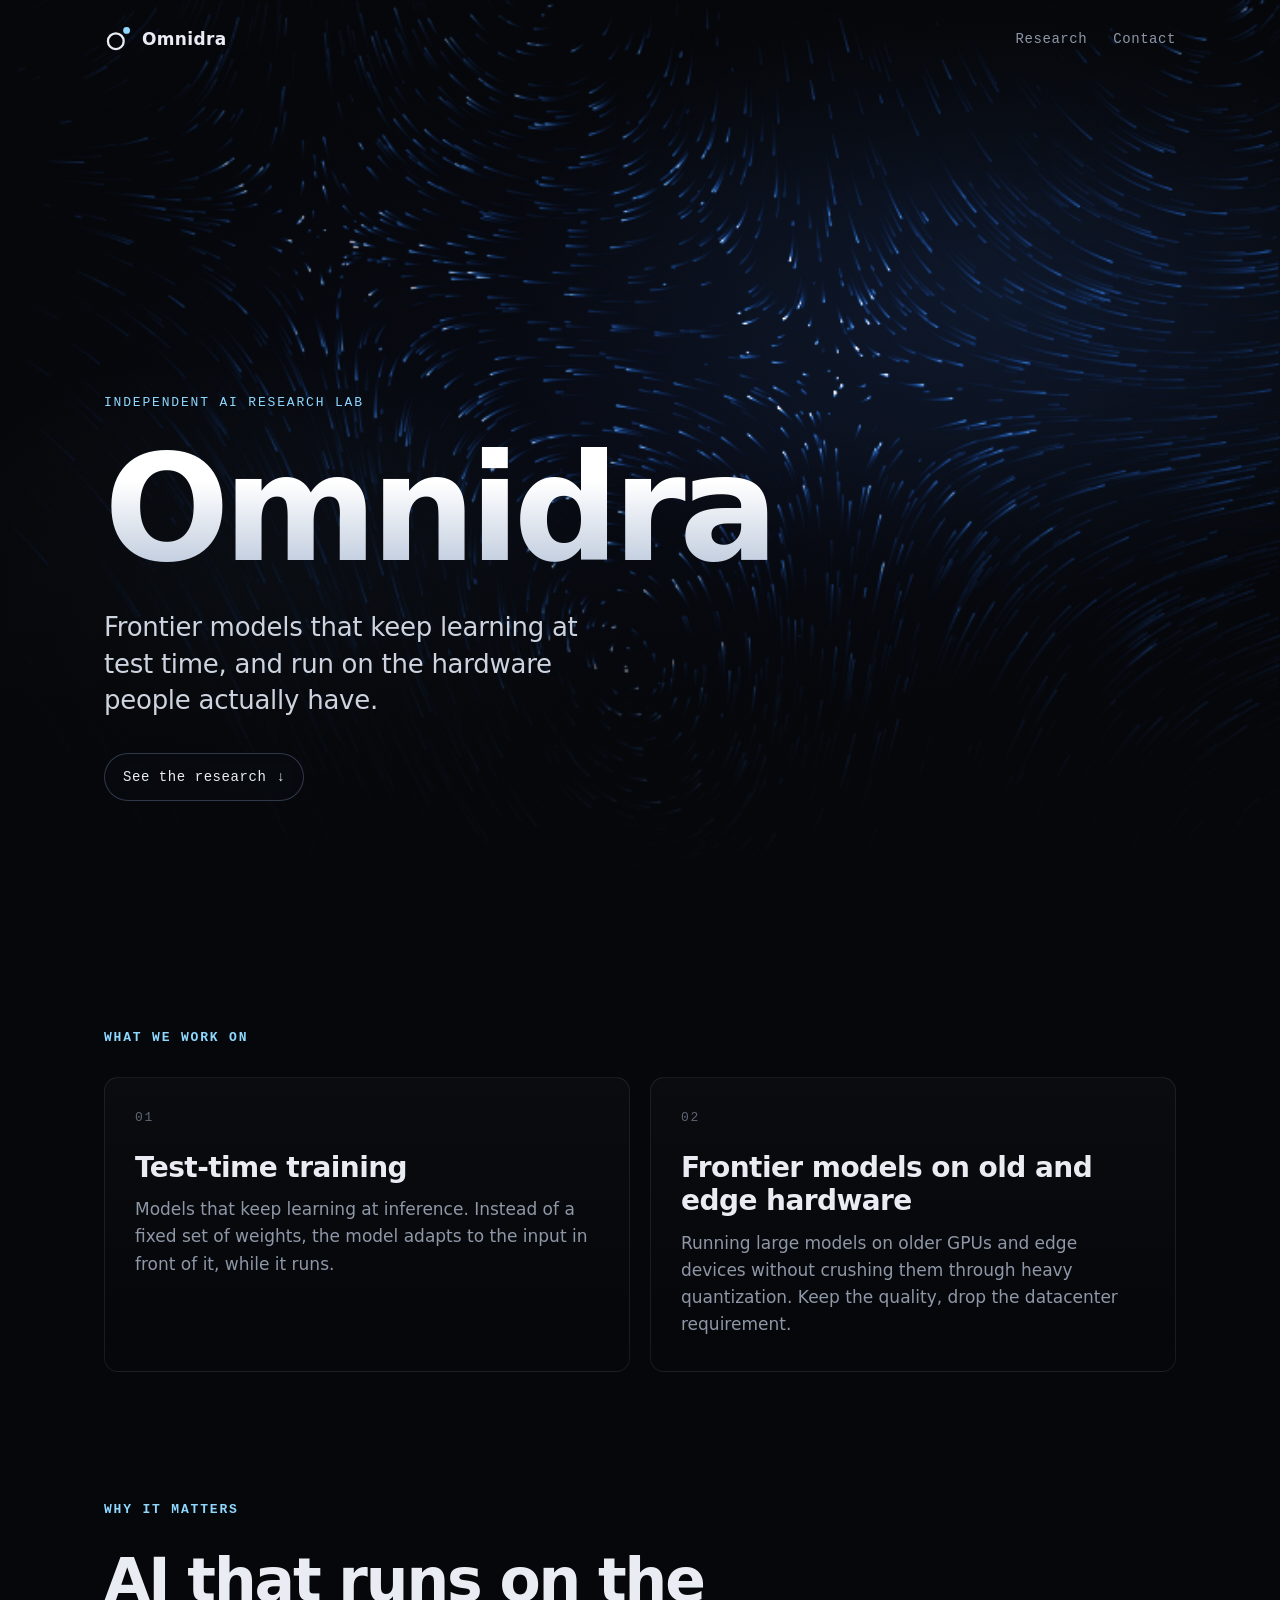
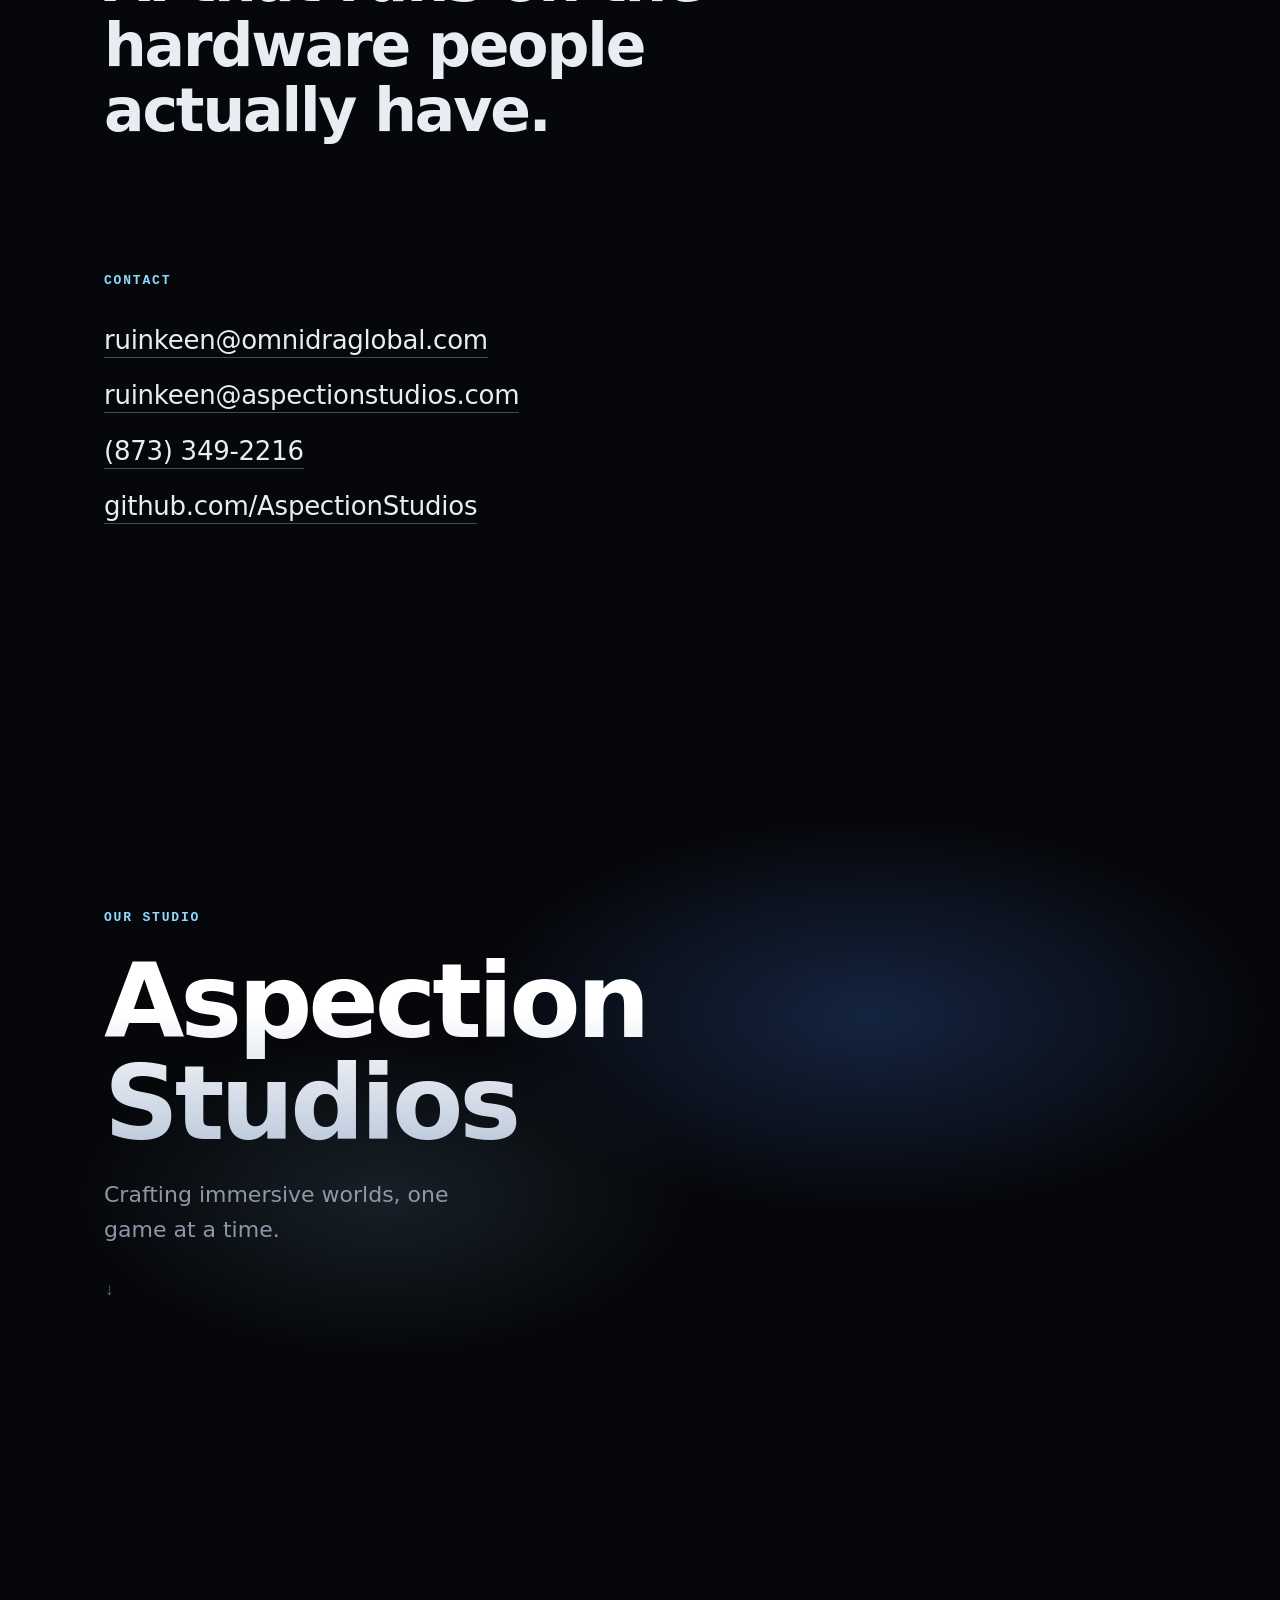
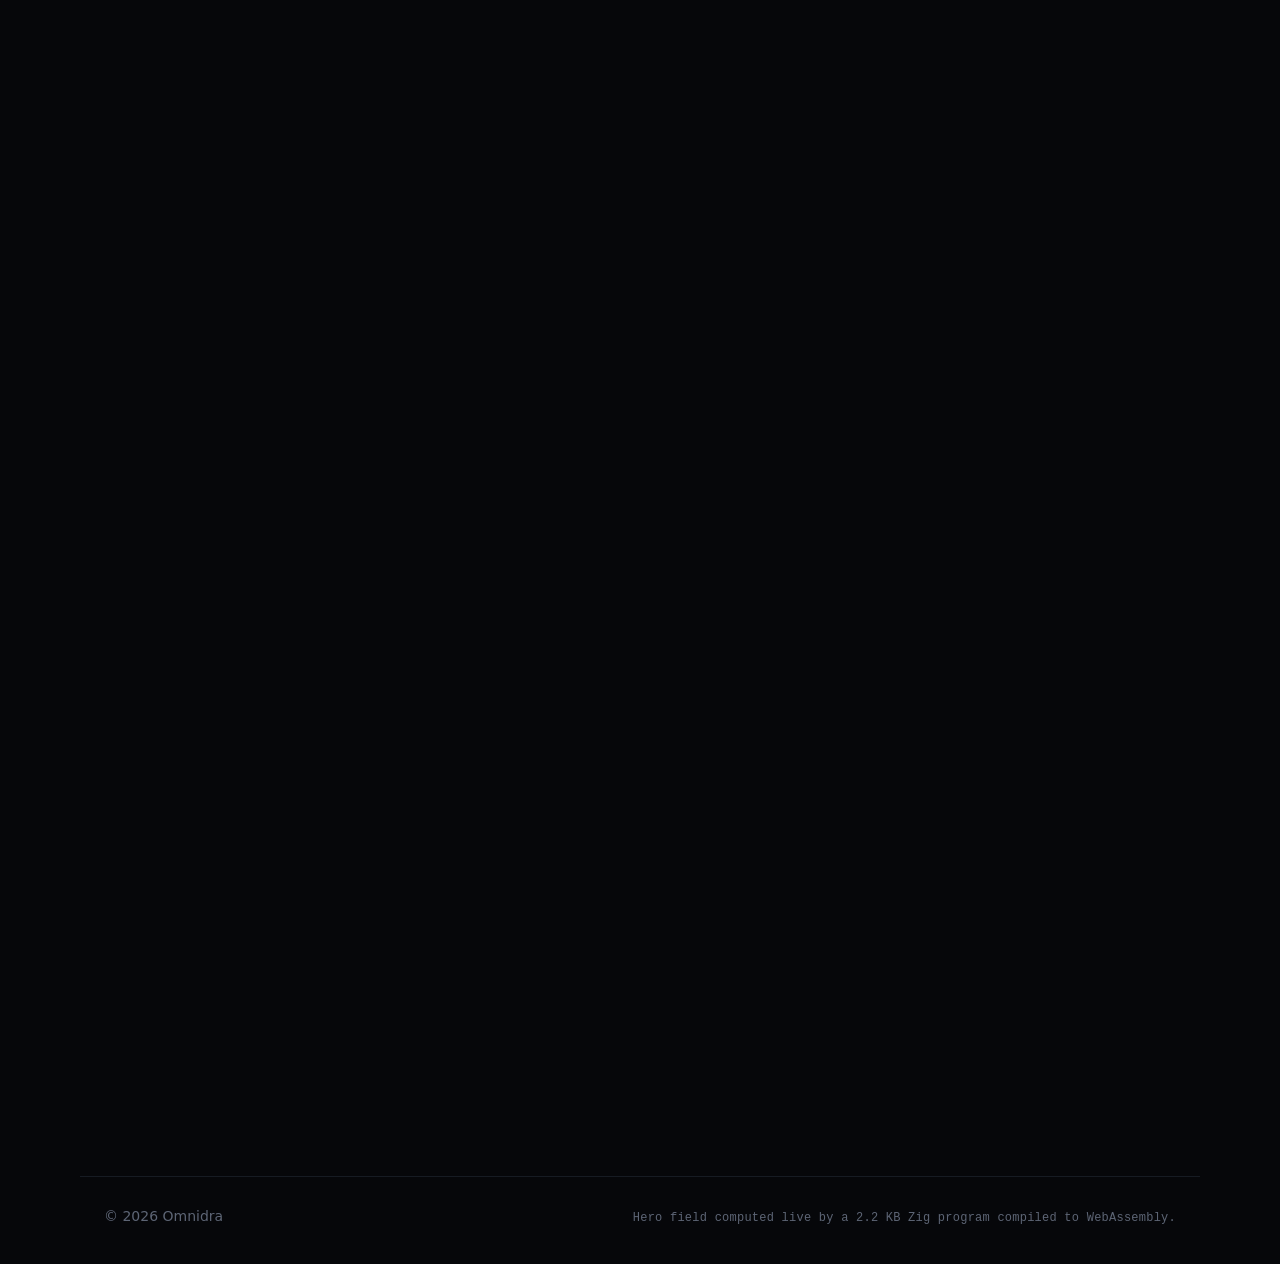
<file: index.html>
<!doctype html>
<html lang="en">
<head>
<meta charset="utf-8">
<meta name="viewport" content="width=device-width, initial-scale=1, viewport-fit=cover">
<title>Omnidra — Independent AI Research Lab for Test-Time Training</title>
<meta name="description" content="Omnidra is an independent research lab working on test-time training and on running frontier models on old and edge hardware, without heavy quantization.">
<meta name="theme-color" content="#06070a">
<meta name="color-scheme" content="dark">
<link rel="canonical" href="https://omnidraglobal.com/">
<link rel="icon" href="favicon.svg" type="image/svg+xml">
<link rel="icon" href="favicon-32.png" sizes="32x32" type="image/png">
<link rel="apple-touch-icon" href="apple-touch-icon.png">
<meta property="og:type" content="website">
<meta property="og:site_name" content="Omnidra">
<meta property="og:title" content="Omnidra — independent AI research lab">
<meta property="og:description" content="Test-time training. Frontier models on the hardware people actually have.">
<meta property="og:url" content="https://omnidraglobal.com/">
<meta property="og:image" content="https://omnidraglobal.com/og.jpg">
<meta property="og:image:type" content="image/jpeg">
<meta property="og:image:width" content="1200">
<meta property="og:image:height" content="630">
<meta property="og:image:alt" content="Omnidra — a field of light-blue flow lines on black">
<meta name="twitter:card" content="summary_large_image">
<meta name="twitter:title" content="Omnidra — independent AI research lab">
<meta name="twitter:description" content="Test-time training. Frontier models on the hardware people actually have.">
<meta name="twitter:image" content="https://omnidraglobal.com/og.jpg">
<link rel="preload" href="hero.wasm" as="fetch" type="application/wasm" crossorigin>
<script>try{if(/[?&]from=aspection(&|$)/.test(location.search)&&!matchMedia("(prefers-reduced-motion: reduce)").matches)document.documentElement.classList.add("arrive")}catch(e){}</script>
<link rel="stylesheet" href="styles.css">
<script src="script.js" defer></script>
</head>
<body>
<a class="skip" href="#main">Skip to content</a>

<header class="hero" id="top">
  <div class="field-fallback" aria-hidden="true"></div>
  <canvas id="field" aria-hidden="true"></canvas>
  <div class="veil" aria-hidden="true"></div>

  <nav class="nav wrap" aria-label="Primary">
    <a class="brand" href="#top" aria-label="Omnidra home">
      <svg class="mark" viewBox="0 0 32 32" aria-hidden="true"><circle cx="13.5" cy="18.5" r="9" fill="none" stroke="currentColor" stroke-width="2.6"/><circle cx="25.8" cy="6.2" r="3.9" fill="#8fd8ff"/></svg>
      <span>Omnidra</span>
    </a>
    <div class="nav-links">
      <a href="#research">Research</a>
      <a href="#contact">Contact</a>
    </div>
  </nav>

  <div class="hero-copy wrap">
    <p class="eyebrow">Independent AI research lab</p>
    <h1>Omnidra</h1>
    <p class="mission">Frontier models that keep learning at test time, and run on the hardware people actually have.</p>
    <span class="cta-slot"><a class="cta" href="#research">See the research <span aria-hidden="true">↓</span></a><span class="cta cta-ghost" aria-hidden="true">Visit Omnidra <span>→</span></span></span>
  </div>
</header>

<main id="main">
  <section class="research wrap" id="research" aria-labelledby="research-h">
    <h2 id="research-h" class="label">What we work on</h2>
    <div class="cards">
      <article class="card">
        <p class="num">01</p>
        <h3>Test-time training</h3>
        <p>Models that keep learning at inference. Instead of a fixed set of weights, the model adapts to the input in front of it, while it runs.</p>
      </article>
      <article class="card">
        <p class="num">02</p>
        <h3>Frontier models on old and edge hardware</h3>
        <p>Running large models on older GPUs and edge devices without crushing them through heavy quantization. Keep the quality, drop the datacenter requirement.</p>
      </article>
    </div>
  </section>

  <section class="why wrap" aria-labelledby="why-h">
    <h2 id="why-h" class="label">Why it matters</h2>
    <p class="statement">AI that runs on the hardware people actually have.</p>
  </section>

  <section class="contact wrap" id="contact" aria-labelledby="contact-h">
    <h2 id="contact-h" class="label">Contact</h2>
    <ul class="soon mails">
      <li><a class="mail" href="mailto:ruinkeen@omnidraglobal.com">ruinkeen@omnidraglobal.com</a></li>
      <li><a class="mail" href="mailto:ruinkeen@aspectionstudios.com">ruinkeen@aspectionstudios.com</a></li>
      <li><a class="mail tel" href="tel:+18733492216">(873) 349-2216</a></li>
      <li><a class="mail" href="https://github.com/AspectionStudios" target="_blank" rel="noopener">github.com/AspectionStudios</a></li>
    </ul>
  </section>
  <section class="xf xf-studio" id="studio" aria-labelledby="studio-h" data-end>
    <div class="xf-stage">
      <div class="xf-bg xf-bg-from" aria-hidden="true"></div>
      <div class="xf-bg xf-bg-to" aria-hidden="true"></div>
      <div class="xf-from wrap">
        <h2 id="studio-h"><span class="label">Our studio<span class="vh">:</span></span> <span class="xs-name">Aspection Studios</span></h2>
        <p class="xs-line">Crafting immersive worlds, one game at a time.</p>
        <p class="xs-hint" aria-hidden="true">↓</p>
      </div>
      <div class="xf-to xa">
        <div class="xa-nav" aria-hidden="true">
          <span class="xa-brand"><span class="xa-mark"></span><span>Aspection<b>Studios</b></span></span>
          <span class="xa-links"><span>Games</span><span>Work</span><span>Services</span><span class="xa-navcta">Contact</span></span>
        </div>
        <div class="xa-hero">
          <div class="xa-hero-bg" aria-hidden="true"><img src="aspection-hero.webp" alt="" loading="lazy" decoding="async"></div>
          <div class="xa-inner">
            <p class="xa-eyebrow" aria-hidden="true">Crafting Dreams?</p>
            <p class="xa-h1" aria-hidden="true">Unleashing <span class="xa-grad">Imagination</span> and Ambition</p>
            <p class="xa-lede" aria-hidden="true">Welcome to Aspection Studios, where we hope to accurately capture your creativity. We specialize in creating captivating game designs and offer tailored services for all your game development needs. Dive into our world of interactive experiences and let us bring your vision to life.</p>
            <div class="xa-actions">
              <a class="xa-btn" href="https://aspectionstudios.com/?from=omnidra">Visit Aspection Studios <span aria-hidden="true">→</span></a>
              <span class="xa-btn xa-btn-ghost xa-spacer" aria-hidden="true">Explore our work</span>
            </div>
          </div>
        </div>
      </div>
    </div>
  </section>
</main>

<footer class="footer wrap">
  <p>© 2026 Omnidra</p>
  <p class="built" id="built">Hero field computed live by a 2.2 KB Zig program compiled to WebAssembly.</p>
</footer>
</body>
</html>
</file>
<file: styles.css>
:root{
  --bg:#06070a; --bg2:#0b0d12; --line:rgba(170,200,255,.10); --text:#e9edf3; --muted:#8e97a7; --dim:#5d6575;
  --accent:#8fd8ff; --accent2:#4b8cff;
  --sans:ui-sans-serif,system-ui,-apple-system,"Segoe UI",Roboto,"Helvetica Neue",Arial,sans-serif;
  --mono:ui-monospace,SFMono-Regular,"SF Mono",Menlo,Consolas,"Liberation Mono",monospace;
}
*,*::before,*::after{box-sizing:border-box}
html{background:var(--bg);color:var(--text);-webkit-text-size-adjust:100%;scroll-behavior:smooth}
body{margin:0;font-family:var(--sans);font-size:17px;line-height:1.6;-webkit-font-smoothing:antialiased;overflow-x:hidden}
a{color:inherit}
:focus-visible{outline:2px solid var(--accent);outline-offset:3px;border-radius:4px}
.wrap{width:100%;max-width:1120px;margin:0 auto;padding-left:max(24px,env(safe-area-inset-left));padding-right:max(24px,env(safe-area-inset-right))}
.skip{position:absolute;left:12px;top:-60px;background:var(--text);color:var(--bg);padding:8px 14px;border-radius:6px;z-index:10;text-decoration:none}
.skip:focus{top:12px}

/* HERO */
.hero{position:relative;min-height:100vh;min-height:100svh;display:flex;flex-direction:column;overflow:hidden;isolation:isolate}
#field{position:absolute;inset:0;width:100%;height:100%;z-index:-2;opacity:0;transition:opacity 1.2s ease}
.wasm-on #field{opacity:1}
.field-fallback{position:absolute;inset:-20%;z-index:-3;
  background:
    radial-gradient(40% 35% at 70% 38%,rgba(75,140,255,.22),transparent 70%),
    radial-gradient(30% 28% at 28% 62%,rgba(143,216,255,.12),transparent 70%),
    radial-gradient(60% 50% at 50% 50%,rgba(30,50,110,.25),transparent 75%);
  animation:drift 26s ease-in-out infinite alternate}
.wasm-on .field-fallback{opacity:.55}
@keyframes drift{from{transform:translate3d(-3%,-2%,0) scale(1)}to{transform:translate3d(3%,2%,0) scale(1.08)}}
.veil{position:absolute;inset:0;z-index:-1;pointer-events:none;
  background:linear-gradient(180deg,rgba(6,7,10,.55) 0%,rgba(6,7,10,0) 22%,rgba(6,7,10,0) 48%,rgba(6,7,10,.78) 82%,var(--bg) 100%),
             linear-gradient(90deg,rgba(6,7,10,.55) 0%,rgba(6,7,10,0) 60%)}

.nav{display:flex;align-items:center;justify-content:space-between;padding-top:max(22px,env(safe-area-inset-top));padding-bottom:12px}
.brand{display:inline-flex;align-items:center;gap:10px;text-decoration:none;font-weight:600;letter-spacing:.02em}
.mark{width:28px;height:28px;color:var(--text)}
.nav-links{display:flex;gap:26px;font-size:14px;font-family:var(--mono);letter-spacing:.04em}
.nav-links a{color:var(--muted);text-decoration:none;padding:6px 0}
.nav-links a:hover{color:var(--text)}

.hero-copy{margin-top:auto;padding-top:80px;padding-bottom:clamp(64px,11vh,120px)}
.eyebrow,.label,.num{font-family:var(--mono);font-size:13px;letter-spacing:.14em;text-transform:uppercase;color:var(--accent);margin:0}
h1{font-size:clamp(64px,17vw,148px);line-height:.92;letter-spacing:-.045em;font-weight:600;margin:.18em 0 .22em;
  background:linear-gradient(180deg,#fff 30%,#b9c6da 100%);-webkit-background-clip:text;background-clip:text;color:transparent}
.mission{font-size:clamp(19px,2.3vw,26px);line-height:1.4;color:#cdd4df;max-width:30ch;margin:0 0 34px;letter-spacing:-.01em}
.cta{display:inline-flex;align-items:center;gap:10px;font-family:var(--mono);font-size:14px;letter-spacing:.04em;text-decoration:none;
  padding:12px 18px;border:1px solid rgba(170,200,255,.25);border-radius:999px;background:rgba(10,14,22,.45);backdrop-filter:blur(6px);-webkit-backdrop-filter:blur(6px);transition:border-color .2s,background .2s}
.cta:hover{border-color:var(--accent);background:rgba(20,30,46,.6)}

/* SECTIONS */
main{position:relative}
section{padding-top:clamp(72px,11vw,128px)}
.label{margin-bottom:28px}
.cards{display:grid;grid-template-columns:1fr 1fr;gap:20px}
.card{border:1px solid var(--line);border-radius:14px;padding:30px 30px 32px;background:linear-gradient(180deg,rgba(255,255,255,.025),rgba(255,255,255,0))}
.card .num{color:var(--dim);margin-bottom:22px}
.card h3{font-size:clamp(22px,2.3vw,28px);line-height:1.2;letter-spacing:-.02em;font-weight:600;margin:0 0 12px}
.card p:last-child{margin:0;color:var(--muted)}
.statement{font-size:clamp(30px,5.2vw,60px);line-height:1.08;letter-spacing:-.035em;font-weight:600;margin:0;max-width:18ch}
.soon{margin:0;font-size:clamp(20px,2.4vw,26px);color:var(--muted);letter-spacing:-.01em}
.mails{list-style:none;padding:0;display:flex;flex-direction:column;align-items:flex-start;gap:14px}
.mails li{margin:0}
.mail{color:var(--text);text-decoration:none;border-bottom:1px solid rgba(143,216,255,.35);padding-bottom:2px;overflow-wrap:anywhere;transition:color .2s,border-color .2s}
.tel{font-variant-numeric:tabular-nums;white-space:nowrap}
.mail:hover{color:var(--accent);border-color:var(--accent)}

.footer{display:flex;justify-content:space-between;align-items:baseline;gap:24px;flex-wrap:wrap;margin-top:clamp(80px,12vw,140px);padding-top:28px;padding-bottom:max(36px,env(safe-area-inset-bottom));border-top:1px solid var(--line);font-size:14px;color:var(--dim)}
.footer p{margin:0}
.built{font-family:var(--mono);font-size:12px;letter-spacing:.02em}
.no-wasm .built{display:none}

@media (max-width:760px){
  body{font-size:16px}
  .cards{grid-template-columns:1fr}
  .card{padding:24px 22px 26px}
  .nav-links{gap:18px;font-size:13px}
  .veil{background:linear-gradient(180deg,rgba(6,7,10,.5) 0%,rgba(6,7,10,0) 20%,rgba(6,7,10,0) 40%,rgba(6,7,10,.82) 78%,var(--bg) 100%)}
}
/* ---- Cross-site crossfade: Omnidra -> Aspection Studios (end frame = top of aspectionstudios.com) ---- */
@font-face{font-family:"Space Grotesk";font-style:normal;font-weight:300 700;font-display:swap;src:url(as-grotesk.woff2) format("woff2");unicode-range:U+0000-00FF,U+0131,U+0152-0153,U+02BB-02BC,U+02C6,U+02DA,U+02DC,U+0304,U+0308,U+0329,U+2000-206F,U+20AC,U+2122,U+2191,U+2193,U+2212,U+2215,U+FEFF,U+FFFD}
@font-face{font-family:"Inter";font-style:normal;font-weight:100 900;font-display:swap;src:url(as-inter.woff2) format("woff2");unicode-range:U+0000-00FF,U+0131,U+0152-0153,U+02BB-02BC,U+02C6,U+02DA,U+02DC,U+0304,U+0308,U+0329,U+2000-206F,U+20AC,U+2122,U+2191,U+2193,U+2212,U+2215,U+FEFF,U+FFFD}
.vh{position:absolute;width:1px;height:1px;overflow:hidden;clip:rect(0 0 0 0);white-space:nowrap}
section.xf{padding-top:0;margin-top:clamp(72px,11vw,128px)}
.xf{--out:1;--bg:1;--in:1;--nav:1;position:relative;height:220vh}
.xf-stage{position:sticky;top:0;height:100vh;overflow:hidden;isolation:isolate}
.xf-bg{position:absolute;inset:0;pointer-events:none}
.xf-bg-from{opacity:calc(1 - var(--bg));background:radial-gradient(45% 32% at 68% 40%,rgba(75,140,255,.22),transparent 70%),radial-gradient(35% 26% at 30% 60%,rgba(143,216,255,.12),transparent 70%)}
.xf-bg-to{opacity:var(--bg);background:radial-gradient(60vw 40vw at 85% -5%,rgba(168,85,247,.16),transparent 60%),radial-gradient(50vw 40vw at -10% 40%,rgba(34,211,238,.08),transparent 60%),#07060d}
.xf-from{position:absolute;inset:0;display:flex;flex-direction:column;justify-content:center;opacity:calc(1 - var(--out));transform:translate3d(0,calc(var(--out) * -48px),0);will-change:opacity,transform}
.xf-from h2{margin:0;font-weight:600}
.xf-from .label{display:block;margin-bottom:22px}
.xs-name{display:block;font-size:clamp(44px,9vw,104px);line-height:.98;letter-spacing:-.04em;background:linear-gradient(180deg,#fff 30%,#b9c6da 100%);-webkit-background-clip:text;background-clip:text;color:transparent;max-width:10ch}
.xs-line{margin:22px 0 0;color:var(--muted);font-size:clamp(18px,2vw,22px);max-width:28ch}
.xs-hint{margin:30px 0 0;font-family:var(--mono);color:var(--dim);animation:xsbob 1.8s ease-in-out infinite}
@keyframes xsbob{50%{transform:translateY(6px)}}
/* replica of aspectionstudios.com's first screen (same values as its stylesheet) */
.xf{--as-sans:system-ui,-apple-system,Segoe UI,Roboto,sans-serif;--as-display:system-ui,sans-serif}
.xf-near{--as-sans:Inter,system-ui,-apple-system,Segoe UI,Roboto,sans-serif;--as-display:"Space Grotesk",Inter,system-ui,sans-serif}
.xa{position:absolute;inset:0;font:400 16px/1.6 var(--as-sans);color:#ece9f7;text-align:left}
.xa *{margin:0;padding:0;box-sizing:border-box}
.xa-nav{position:relative;z-index:2;display:flex;align-items:center;justify-content:space-between;gap:16px;padding:14px max(20px,calc((100vw - 1180px)/2));background:rgba(7,6,13,.72);-webkit-backdrop-filter:blur(14px);backdrop-filter:blur(14px);border-bottom:1px solid rgba(255,255,255,.06);opacity:var(--nav);transform:translate3d(0,calc((1 - var(--nav)) * -100%),0)}
.xa-brand{display:flex;align-items:center;gap:10px;font:700 17px var(--as-display);letter-spacing:-.01em}
.xa-brand b{font-weight:500;color:#a29cbc;margin-left:5px}
.xa-mark{width:26px;height:26px;border-radius:8px;background:conic-gradient(from 210deg,#a855f7,#22d3ee,#f472b6,#a855f7);box-shadow:0 0 18px rgba(168,85,247,.5);transform:rotate(45deg) scale(.82)}
.xa-links{display:flex;gap:6px;align-items:center}
.xa-links span{color:#a29cbc;font-weight:500;font-size:15px;padding:8px 12px;border-radius:999px}
.xa-links .xa-navcta{color:#ece9f7;border:1px solid #25213a}
.xa-hero{position:relative;min-height:min(88vh,820px);display:flex;align-items:flex-end;padding:120px max(20px,calc((100vw - 1180px)/2)) 72px;overflow:hidden}
.xa-hero-bg{position:absolute;inset:0;opacity:var(--bg)}
.xa-hero-bg img{display:block;width:100%;height:100%;object-fit:cover;opacity:.55;transform:scale(calc(1.16 - var(--bg) * .1))}
.xa-hero-bg::after{content:"";position:absolute;inset:0;background:linear-gradient(180deg,rgba(7,6,13,.35) 0%,rgba(7,6,13,.55) 45%,#07060d 100%),linear-gradient(90deg,rgba(7,6,13,.85),transparent 70%)}
.xa-inner{position:relative;max-width:760px;opacity:var(--in);transform:translate3d(0,calc((1 - var(--in)) * 28px),0);will-change:opacity,transform}
.xa-eyebrow{font:600 13px/1 var(--as-sans);letter-spacing:.18em;text-transform:uppercase;color:#22d3ee}
.xa-h1{font-family:var(--as-display);line-height:1.08;letter-spacing:-.02em;font-size:clamp(42px,7.4vw,88px);margin:18px 0 22px;font-weight:700}
.xa-grad{background:linear-gradient(90deg,#a855f7,#f472b6 50%,#22d3ee);-webkit-background-clip:text;background-clip:text;color:transparent}
.xa-lede{font-size:clamp(16px,1.6vw,19px);color:#cfc9e6;max-width:640px}
.xa-actions{display:flex;flex-wrap:wrap;gap:12px;margin-top:30px}
.xa-btn{display:inline-flex;align-items:center;justify-content:center;gap:8px;min-height:48px;padding:0 22px;border-radius:999px;font-weight:600;font-size:15px;text-decoration:none;border:1px solid transparent;background:linear-gradient(135deg,#a855f7,#7c3aed 55%,#6d28d9);color:#fff;box-shadow:0 8px 30px -8px rgba(168,85,247,.7);transition:transform .15s,box-shadow .2s}
.xa-btn:hover{transform:translateY(-2px);box-shadow:0 12px 40px -8px rgba(168,85,247,.9)}
.xa-btn:focus-visible{outline:2px solid #22d3ee;outline-offset:3px}
.xa-spacer{visibility:hidden}
.xf:not([data-end]) .xa-btn{pointer-events:none}
.xf-rm .xf-from,.xf-rm .xf-bg,.xf-rm .xa-inner,.xf-rm .xa-nav,.xf-rm .xa-hero-bg{transition:opacity .5s ease;transform:none}
.xf-rm .xa-hero-bg img{transform:scale(1.06)}
@media (max-width:600px){
 .xa-nav{padding:12px 16px}
 .xa-links span:not(.xa-navcta){display:none}
 .xa-hero{min-height:auto;padding:96px 20px 56px}
 .xa-btn{width:100%}
}
/* arriving from aspectionstudios.com: open on the frame its Omnidra section ended on, then settle */
.cta-slot{position:relative;display:inline-block}
.cta-ghost{display:none}
.arrive .cta-ghost{display:inline-flex;position:absolute;left:0;top:0;white-space:nowrap;pointer-events:none}
.arrive .cta-slot>a.cta{opacity:0}
.arrive #field{transition:opacity .35s ease}
.arrive.arrive-go .cta-ghost{opacity:0;transition:opacity .7s ease}
.arrive.arrive-go .cta-slot>a.cta{opacity:1;transition:opacity .8s ease .1s,border-color .2s,background .2s}
@media (prefers-reduced-motion:reduce){
  html{scroll-behavior:auto}
  .field-fallback{animation:none}
  #field{transition:none}
  .xs-hint{animation:none}
}
</file>
